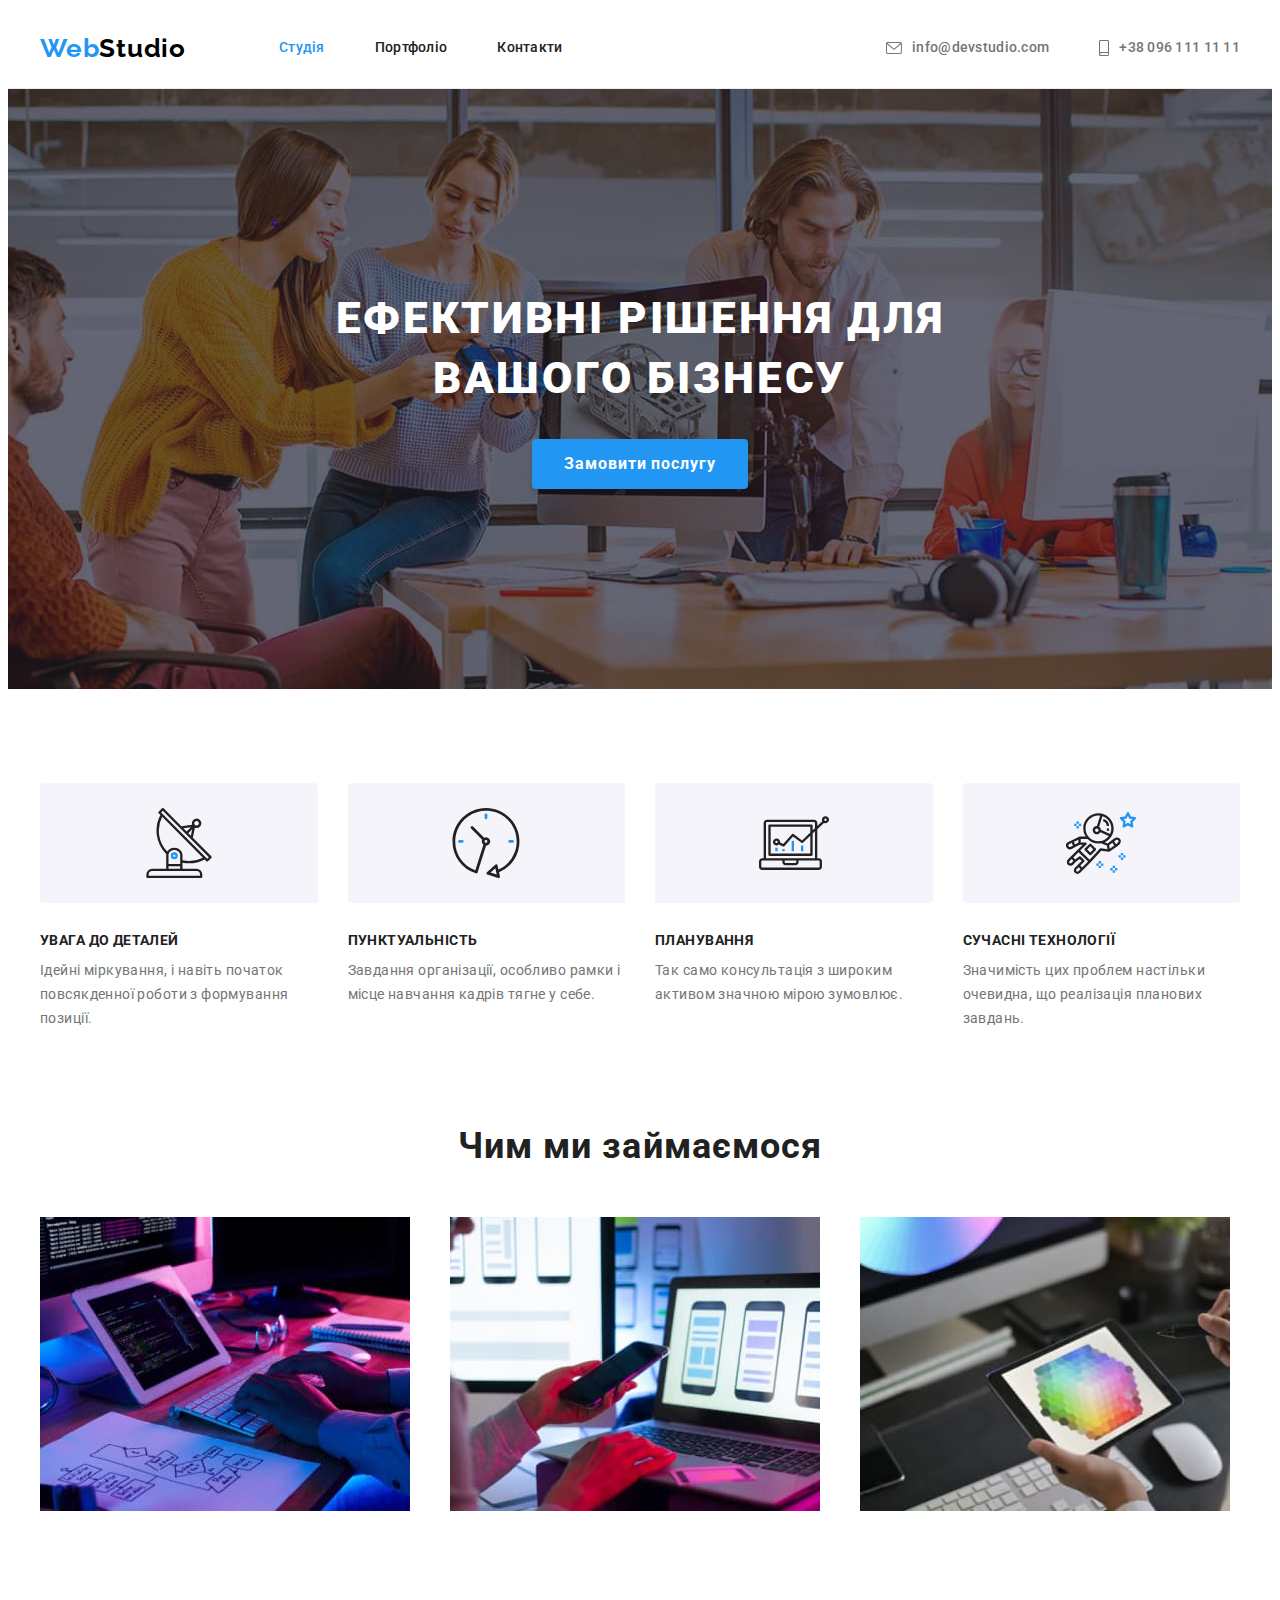
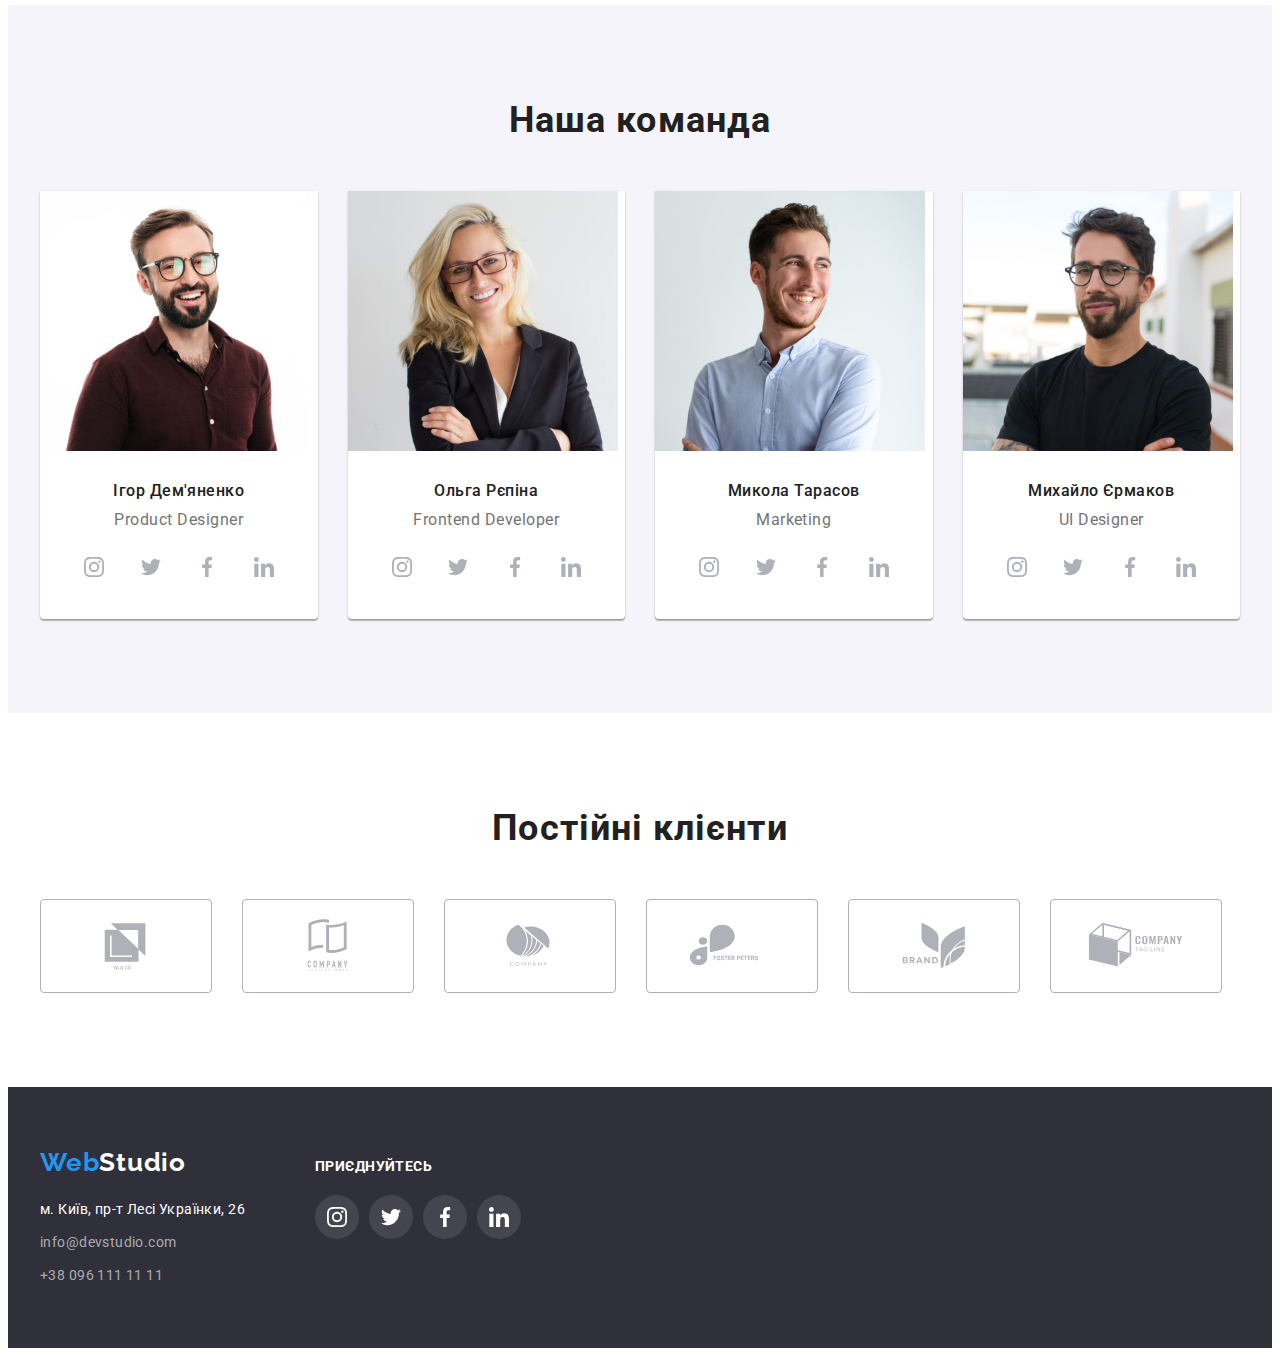
<file: index.html>
<!DOCTYPE html>
<html lang="uk">
  <head>
    <meta charset="UTF-8" />
    <meta http-equiv="X-UA-Compatible" content="IE=edge" />
    <meta name="viewport" content="width=device-width, initial-scale=1.0" />
    <title>Студія</title>
    <link rel="preconnect" href="https://fonts.googleapis.com" />
    <link rel="preconnect" href="https://fonts.gstatic.com" crossorigin />
    <link
      href="https://fonts.googleapis.com/css2?family=Raleway:wght@700&family=Roboto:wght@400;500;700;900&display=swap"
      rel="stylesheet" />

    <link
      rel="stylesheet"
      href="https://cdnjs.cloudflare.com/ajax/libs/modern-normalize/1.1.0/modern-normalize.min.css"
      integrity="sha512-wpPYUAdjBVSE4KJnH1VR1HeZfpl1ub8YT/NKx4PuQ5NmX2tKuGu6U/JRp5y+Y8XG2tV+wKQpNHVUX03MfMFn9Q=="
      crossorigin="anonymous"
      referrerpolicy="no-referrer" />

    <link rel="stylesheet" href="./css/styles.css" />
  </head>

  <body>
    <header class="page-header">
      <div class="container">
        <a href="./index.html" class="logo link-none"
          >Web<span class="logo-header">Studio</span></a
        >
        <nav class="navigation">
          <ul class="nav-list list-none">
            <li class="item">
              <a href="./index.html" class="current menu-link link-none"
                >Студія</a
              >
            </li>
            <li class="item">
              <a href="./portfolio.html" class="menu-link link-none"
                >Портфоліо</a
              >
            </li>
            <li class="item">
              <a href="" class="menu-link link-none">Контакти</a>
            </li>
          </ul>
        </nav>
        <ul class="list list-none">
          <li class="item">
            <a
              href="mailto:info@devstudio.com"
              class="header-address link-none">
              <svg class="header-svg" width="16" height="12">
                <use href="./images/icons.svg#icon-email"></use>
              </svg>
              info@devstudio.com</a
            >
          </li>
          <li class="item">
            <a href="tel:+380961111111" class="header-address link-none">
              <svg class="header-svg" width="10" height="16">
                <use href="./images/icons.svg#icon-smartphone"></use>
              </svg>
              +38 096 111 11 11</a
            >
          </li>
        </ul>
      </div>
    </header>
    <main class="all-background">
      <!--Hero-->
      <section class="hero">
        <div class="hero-background">
          <div class="container">
            <h1 class="hero-title">Ефективні рішення для вашого бізнесу</h1>
            <button type="button" class="btn">Замовити послугу</button>
          </div>
        </div>
      </section>
      <!--Advantages-->
      <section class="section padding-blank">
        <div class="container">
          <h2 class="subject visually-hidden">Переваги</h2>
          <ul class="adv-list list-none">
            <li class="item">
              <div class="adv-before">
                <svg width="70" height="70">
                  <use href="./images/icons.svg#icon-antenna"></use>
                </svg>
              </div>
              <h3 class="heading">УВАГА ДО ДЕТАЛЕЙ</h3>
              <p class="bs-txt">
                Ідейні міркування, і навіть початок повсякденної роботи з
                формування позиції.
              </p>
            </li>
            <li class="item">
              <div class="adv-before">
                <svg width="70" height="70">
                  <use href="./images/icons.svg#icon-clock"></use>
                </svg>
              </div>
              <h3 class="heading">ПУНКТУАЛЬНІСТЬ</h3>
              <p class="bs-txt">
                Завдання організації, особливо рамки і місце навчання кадрів
                тягне у себе.
              </p>
            </li>
            <li class="item">
              <div class="adv-before">
                <svg width="70" height="70">
                  <use href="./images/icons.svg#icon-diagram"></use>
                </svg>
              </div>
              <h3 class="heading">ПЛАНУВАННЯ</h3>
              <p class="bs-txt">
                Так само консультація з широким активом значною мірою зумовлює.
              </p>
            </li>
            <li class="item">
              <div class="adv-before">
                <svg width="70" height="70">
                  <use href="./images/icons.svg#icon-astronaut"></use>
                </svg>
              </div>
              <h3 class="heading">СУЧАСНІ ТЕХНОЛОГІЇ</h3>
              <p class="bs-txt">
                Значимість цих проблем настільки очевидна, що реалізація
                планових завдань.
              </p>
            </li>
          </ul>
        </div>
      </section>
      <!--What are we doing-->
      <section class="section">
        <div class="container">
          <h2 class="subject">Чим ми займаємося</h2>
          <ul class="do-list list-none">
            <li class="item">
              <img
                class="picture"
                src="./images/box1.jpg"
                alt="Розробка програм"
                width="370"
                height="294" />
            </li>
            <li class="item">
              <img
                class="picture"
                src="./images/box2.jpg"
                alt="Дизайн та верстка"
                width="370"
                height="294" />
            </li>
            <li class="item">
              <img
                class="picture"
                src="./images/box3.jpg"
                alt="Створення оригінальних стилів"
                width="370"
                height="294" />
            </li>
          </ul>
        </div>
      </section>
      <!--Our team-->
      <section class="section team">
        <div class="container">
          <h2 class="subject">Наша команда</h2>
          <ul class="team-list list-none">
            <li class="item">
              <img
                class="picture"
                src="./images/demianenko.jpg"
                alt="Дизайнер проекту Ігор Дем'яненко"
                width="270"
                height="260" />
              <div class="foto-conteiner">
                <h3 class="fio">Ігор Дем'яненко</h3>
                <p class="txt" lang="en">Product Designer</p>
                <ul class="soc-list list-none">
                  <li>
                    <a class="soc-link" href="">
                      <svg class="soc-svg">
                        <use href="./images/icons.svg#icon-instagram"></use>
                      </svg>
                    </a>
                  </li>
                  <li>
                    <a class="soc-link" href="">
                      <svg class="soc-svg">
                        <use href="./images/icons.svg#icon-twitter"></use>
                      </svg>
                    </a>
                  </li>
                  <li>
                    <a class="soc-link" href="">
                      <svg class="soc-svg">
                        <use href="./images/icons.svg#icon-facebook"></use>
                      </svg>
                    </a>
                  </li>
                  <li>
                    <a class="soc-link" href="">
                      <svg class="soc-svg">
                        <use href="./images/icons.svg#icon-linkedin"></use>
                      </svg>
                    </a>
                  </li>
                </ul>
              </div>
            </li>
            <li class="item">
              <img
                class="picture"
                src="./images/repina.jpg"
                alt="Розробник Ольга Рєпіна"
                width="270"
                height="260" />
              <div class="foto-conteiner">
                <h3 class="fio">Ольга Рєпіна</h3>
                <p class="txt" lang="en">Frontend Developer</p>
                <ul class="soc-list list-none">
                  <li>
                    <a class="soc-link" href="">
                      <svg class="soc-svg">
                        <use href="./images/icons.svg#icon-instagram"></use>
                      </svg>
                    </a>
                  </li>
                  <li>
                    <a class="soc-link" href="">
                      <svg class="soc-svg">
                        <use href="./images/icons.svg#icon-twitter"></use>
                      </svg>
                    </a>
                  </li>
                  <li>
                    <a class="soc-link" href="">
                      <svg class="soc-svg">
                        <use href="./images/icons.svg#icon-facebook"></use>
                      </svg>
                    </a>
                  </li>
                  <li>
                    <a class="soc-link" href="">
                      <svg class="soc-svg">
                        <use href="./images/icons.svg#icon-linkedin"></use>
                      </svg>
                    </a>
                  </li>
                </ul>
              </div>
            </li>
            <li class="item">
              <img
                class="picture"
                src="./images/tarasov.jpg"
                alt="Маркетолог Микола Тарасов"
                width="270"
                height="260" />
              <div class="foto-conteiner">
                <h3 class="fio">Микола Тарасов</h3>
                <p class="txt" lang="en">Marketing</p>
                <ul class="soc-list list-none">
                  <li>
                    <a class="soc-link" href="">
                      <svg class="soc-svg">
                        <use href="./images/icons.svg#icon-instagram"></use>
                      </svg>
                    </a>
                  </li>
                  <li>
                    <a class="soc-link" href="">
                      <svg class="soc-svg">
                        <use href="./images/icons.svg#icon-twitter"></use>
                      </svg>
                    </a>
                  </li>
                  <li>
                    <a class="soc-link" href="">
                      <svg class="soc-svg">
                        <use href="./images/icons.svg#icon-facebook"></use>
                      </svg>
                    </a>
                  </li>
                  <li>
                    <a class="soc-link" href="">
                      <svg class="soc-svg">
                        <use href="./images/icons.svg#icon-linkedin"></use>
                      </svg>
                    </a>
                  </li>
                </ul>
              </div>
            </li>
            <li class="item">
              <img
                class="picture"
                src="./images/ermakov.jpg"
                alt="Дизайнер інтерфейсу Михайло Єрмаков"
                width="270"
                height="260" />
              <div class="foto-conteiner">
                <h3 class="fio">Михайло Єрмаков</h3>
                <p class="txt" lang="en">UI Designer</p>
                <ul class="soc-list list-none">
                  <li>
                    <a class="soc-link" href="">
                      <svg class="soc-svg">
                        <use href="./images/icons.svg#icon-instagram"></use>
                      </svg>
                    </a>
                  </li>
                  <li>
                    <a class="soc-link" href="">
                      <svg class="soc-svg">
                        <use href="./images/icons.svg#icon-twitter"></use>
                      </svg>
                    </a>
                  </li>
                  <li>
                    <a class="soc-link" href="">
                      <svg class="soc-svg">
                        <use href="./images/icons.svg#icon-facebook"></use>
                      </svg>
                    </a>
                  </li>
                  <li>
                    <a class="soc-link" href="">
                      <svg class="soc-svg">
                        <use href="./images/icons.svg#icon-linkedin"></use>
                      </svg>
                    </a>
                  </li>
                </ul>
              </div>
            </li>
          </ul>
        </div>
      </section>
      <section class="section">
        <div class="container">
          <h2 class="subject">Постійні клієнти</h2>
          <ul class="clients-list list-none">
            <li class="client-item">
              <a class="client-link link-none" href=""
                ><svg class="client-svg" width="106" height="60">
                  <use href="./images/icons.svg#icon-cmp1"></use>
                </svg>
              </a>
            </li>
            <li class="client-item">
              <a class="client-link link-none" href=""
                ><svg class="client-svg" width="106" height="60">
                  <use href="./images/icons.svg#icon-cmp2"></use>
                </svg>
              </a>
            </li>
            <li class="client-item">
              <a class="client-link link-none" href=""
                ><svg class="client-svg" width="106" height="60">
                  <use href="./images/icons.svg#icon-cmp3"></use>
                </svg>
              </a>
            </li>
            <li class="client-item">
              <a class="client-link link-none" href=""
                ><svg class="client-svg" width="106" height="60">
                  <use href="./images/icons.svg#icon-cmp4"></use>
                </svg>
              </a>
            </li>
            <li class="client-item">
              <a class="client-link link-none" href=""
                ><svg class="client-svg" width="106" height="60">
                  <use href="./images/icons.svg#icon-cmp5"></use>
                </svg>
              </a>
            </li>
            <li class="client-item">
              <a class="client-link link-none" href=""
                ><svg class="client-svg" width="106" height="60">
                  <use href="./images/icons.svg#icon-cmp6"></use>
                </svg>
              </a>
            </li>
          </ul>
        </div>
      </section>
    </main>
    <footer class="page-footer">
      <div class="container">
        <div class="footer-info">
          <a href="./index.html" class="logo link-none"
            >Web<span class="logo-footer">Studio</span></a
          >
          <address>
            <p class="footer-text">м. Київ, пр-т Лесі Українки, 26</p>
            <ul class="list-none">
              <li class="item">
                <a
                  href="mailto:info@devstudio.com"
                  class="footer-link link-none"
                  >info@devstudio.com</a
                >
              </li>
              <li class="item">
                <a href="tel:+380961111111" class="footer-link link-none"
                  >+38 096 111 11 11</a
                >
              </li>
            </ul>
          </address>
        </div>
        <div class="connect">
          <p class="connect-title">Приєднуйтесь</p>
          <ul class="connect-list list-none">
            <li>
              <a class="soc-link connect-link link-none" href="">
                <svg class="soc-svg">
                  <use href="./images/icons.svg#icon-instagram"></use>
                </svg>
              </a>
            </li>
            <li>
              <a class="soc-link connect-link link-none" href="">
                <svg class="soc-svg">
                  <use href="./images/icons.svg#icon-twitter"></use>
                </svg>
              </a>
            </li>
            <li>
              <a class="soc-link connect-link link-none" href="">
                <svg class="soc-svg">
                  <use href="./images/icons.svg#icon-facebook"></use>
                </svg>
              </a>
            </li>
            <li>
              <a class="soc-link connect-link link-none" href="">
                <svg class="soc-svg">
                  <use href="./images/icons.svg#icon-linkedin"></use>
                </svg>
              </a>
            </li>
          </ul>
        </div>
      </div>
    </footer>
  </body>
</html>
</file>
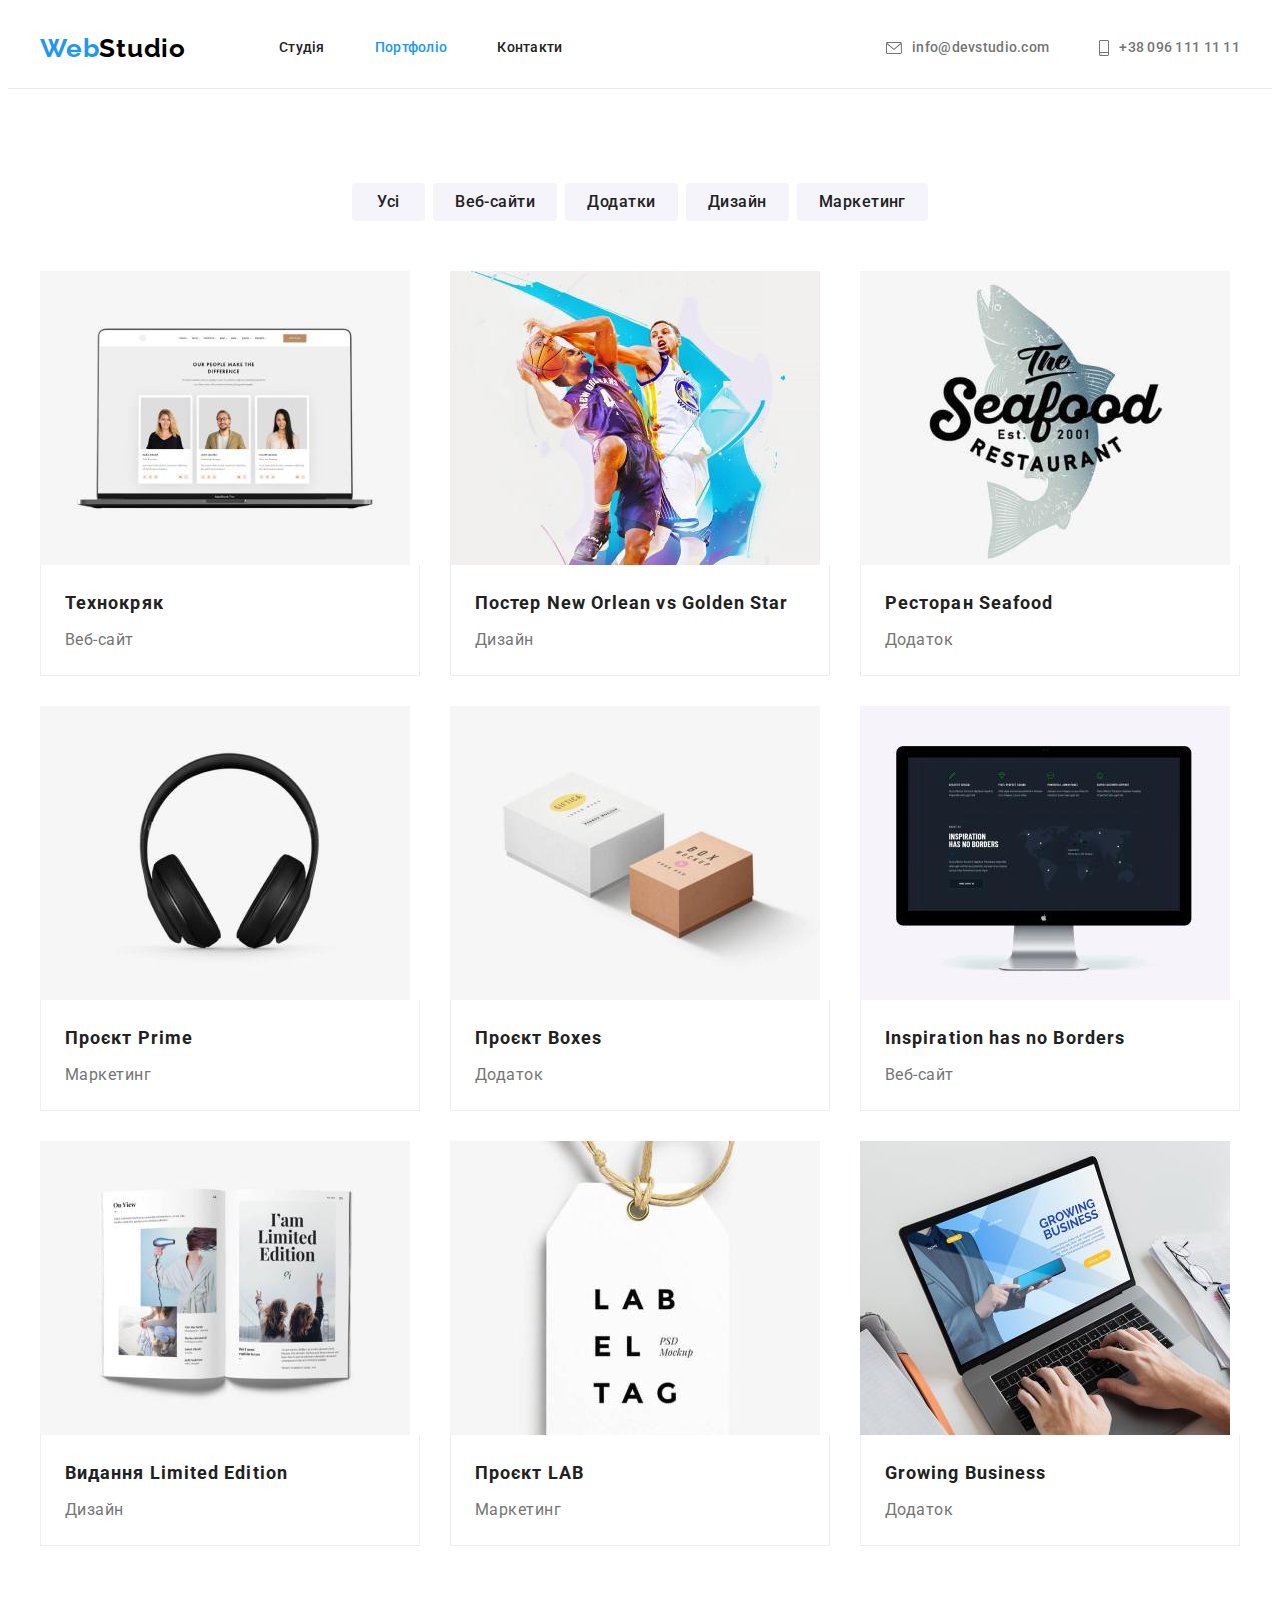
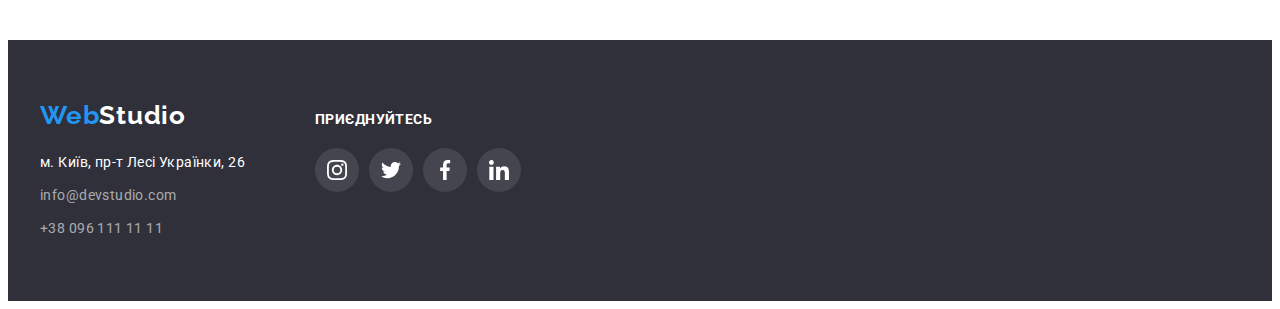
<file: portfolio.html>
<!DOCTYPE html>
<html lang="uk">
  <head>
    <meta charset="UTF-8" />
    <meta http-equiv="X-UA-Compatible" content="IE=edge" />
    <meta name="viewport" content="width=device-width, initial-scale=1.0" />
    <title>Портфоліо</title>
    <link rel="preconnect" href="https://fonts.googleapis.com" />
    <link rel="preconnect" href="https://fonts.gstatic.com" crossorigin />
    <link
      href="https://fonts.googleapis.com/css2?family=Raleway:wght@700&family=Roboto:wght@400;500;700;900&display=swap"
      rel="stylesheet" />

    <link
      rel="stylesheet"
      href="https://cdnjs.cloudflare.com/ajax/libs/modern-normalize/1.1.0/modern-normalize.min.css"
      integrity="sha512-wpPYUAdjBVSE4KJnH1VR1HeZfpl1ub8YT/NKx4PuQ5NmX2tKuGu6U/JRp5y+Y8XG2tV+wKQpNHVUX03MfMFn9Q=="
      crossorigin="anonymous"
      referrerpolicy="no-referrer" />

    <link rel="stylesheet" href="./css/styles.css" />
  </head>

  <body>
    <header class="page-header">
      <div class="container">
        <a href="./index.html" class="logo link-none"
          >Web<span class="logo-header">Studio</span></a
        >
        <nav class="navigation">
          <ul class="nav-list list-none">
            <li class="item">
              <a href="./index.html" class="menu-link link-none">Студія</a>
            </li>
            <li class="item">
              <a href="./portfolio.html" class="current menu-link link-none"
                >Портфоліо</a
              >
            </li>
            <li class="item">
              <a href="" class="menu-link link-none">Контакти</a>
            </li>
          </ul>
        </nav>
        <ul class="list list-none">
          <li class="item">
            <a
              href="mailto:info@devstudio.com"
              class="header-address link-none">
              <svg class="header-svg" width="16" height="12">
                <use href="./images/icons.svg#icon-email"></use>
              </svg>
              info@devstudio.com</a
            >
          </li>
          <li class="item">
            <a href="tel:+380961111111" class="header-address link-none">
              <svg class="header-svg" width="10" height="16">
                <use href="./images/icons.svg#icon-smartphone"></use>
              </svg>
              +38 096 111 11 11</a
            >
          </li>
        </ul>
      </div>
    </header>

    <main>
      <!-- Filter -->
      <section class="section">
        <div class="container">
          <h1 class="visually-hidden">Сторінка фільтрів</h1>
          <h2 class="visually-hidden">Фільтри</h2>
          <ul class="filter list-none">
            <li class="item">
              <button type="button" class="btn-portfolio">Усі</button>
            </li>
            <li class="item">
              <button type="button" class="btn-portfolio">Веб-сайти</button>
            </li>
            <li class="item">
              <button type="button" class="btn-portfolio">Додатки</button>
            </li>
            <li class="item">
              <button type="button" class="btn-portfolio">Дизайн</button>
            </li>
            <li class="item">
              <button type="button" class="btn-portfolio">Маркетинг</button>
            </li>
          </ul>
          <!-- </div>
        <div class="container"> -->
          <ul class="card-list list-none">
            <li class="item">
              <a href="" class="card-link link-none">
                <img
                  class="picture"
                  src="./images/pf-tech.jpg"
                  alt="Сайт вакансій"
                  width="370"
                  height="294" />
                <div class="card-footer">
                  <h3 class="card-caption">Технокряк</h3>
                  <p class="card-txt">Веб-сайт</p>
                </div>
              </a>
            </li>
            <li class="item">
              <a href="" class="card-link link-none">
                <img
                  class="picture"
                  src="./images/pf-orlean.jpg"
                  alt="Постер з зірками баскетболу"
                  width="370"
                  height="294" />
                <div class="card-footer">
                  <h3 class="card-caption">
                    Постер <span lang="en">New Orlean vs Golden Star</span>
                  </h3>
                  <p class="card-txt">Дизайн</p>
                </div>
              </a>
            </li>
            <li class="item">
              <a href="" class="card-link link-none">
                <img
                  class="picture"
                  src="./images/pf-seafood.jpg"
                  alt="Реклама ресторану морепродуктів"
                  width="370"
                  height="294" />
                <div class="card-footer">
                  <h3 class="card-caption">
                    Ресторан <span lang="en">Seafood</span>
                  </h3>
                  <p class="card-txt">Додаток</p>
                </div>
              </a>
            </li>
            <li class="item">
              <a href="" class="card-link link-none">
                <img
                  class="picture"
                  src="./images/pf-prime.jpg"
                  alt="Наушники"
                  width="370"
                  height="294" />
                <div class="card-footer">
                  <h3 class="card-caption">
                    Проєкт <span lang="en">Prime</span>
                  </h3>
                  <p class="card-txt">Маркетинг</p>
                </div>
              </a>
            </li>
            <li class="item">
              <a href="" class="card-link link-none">
                <img
                  class="picture"
                  src="./images/pf-boxes.jpg"
                  alt="Паперові коробки"
                  width="370"
                  height="294" />
                <div class="card-footer">
                  <h3 class="card-caption">
                    Проєкт <span lang="en">Boxes</span>
                  </h3>
                  <p class="card-txt">Додаток</p>
                </div>
              </a>
            </li>
            <li class="item">
              <a href="" class="card-link link-none">
                <img
                  class="picture"
                  src="./images/pf-borders.jpg"
                  alt="Сайт з мапою та маркерами на ній"
                  width="370"
                  height="294" />
                <div class="card-footer">
                  <h3 class="card-caption" lang="en">
                    Inspiration has no Borders
                  </h3>
                  <p class="card-txt">Веб-сайт</p>
                </div>
              </a>
            </li>
            <li class="item">
              <a href="" class="card-link link-none">
                <img
                  class="picture"
                  src="./images/pf-limited.jpg"
                  alt="Видання Лімітетд Едішн"
                  width="370"
                  height="294" />
                <div class="card-footer">
                  <h3 class="card-caption" lang="en">
                    Видання Limited Edition
                  </h3>
                  <p class="card-txt">Дизайн</p>
                </div>
              </a>
            </li>
            <li class="item">
              <a href="" class="card-link link-none">
                <img
                  class="picture"
                  src="./images/pf-lab.jpg"
                  alt="Бірка з написом ЛАБ ЕЛ ТАГ"
                  width="370"
                  height="294" />
                <div class="card-footer">
                  <h3 class="card-caption">
                    Проєкт <span lang="en">LAB</span>
                  </h3>
                  <p class="card-txt">Маркетинг</p>
                </div>
              </a>
            </li>
            <li class="item">
              <a href="" class="card-link link-none">
                <img
                  class="picture"
                  src="./images/pf-buisness.jpg"
                  alt="Реклама додатку Гровінг Бізнес"
                  width="370"
                  height="294" />
                <div class="card-footer">
                  <h3 class="card-caption" lang="en">Growing Business</h3>
                  <p class="card-txt">Додаток</p>
                </div>
              </a>
            </li>
          </ul>
        </div>
      </section>
    </main>
    <footer class="page-footer">
      <div class="container">
        <div class="footer-info">
          <a href="./index.html" class="logo link-none"
            >Web<span class="logo-footer">Studio</span></a
          >
          <address>
            <p class="footer-text">м. Київ, пр-т Лесі Українки, 26</p>
            <ul class="list-none">
              <li class="item">
                <a
                  href="mailto:info@devstudio.com"
                  class="footer-link link-none"
                  >info@devstudio.com</a
                >
              </li>
              <li class="item">
                <a href="tel:+380961111111" class="footer-link link-none"
                  >+38 096 111 11 11</a
                >
              </li>
            </ul>
          </address>
        </div>
        <div class="connect">
          <p class="connect-title">Приєднуйтесь</p>
          <ul class="connect-list list-none">
            <li>
              <a class="soc-link connect-link link-none" href="">
                <svg class="soc-svg">
                  <use href="./images/icons.svg#icon-instagram"></use>
                </svg>
              </a>
            </li>
            <li>
              <a class="soc-link connect-link link-none" href="">
                <svg class="soc-svg">
                  <use href="./images/icons.svg#icon-twitter"></use>
                </svg>
              </a>
            </li>
            <li>
              <a class="soc-link connect-link link-none" href="">
                <svg class="soc-svg">
                  <use href="./images/icons.svg#icon-facebook"></use>
                </svg>
              </a>
            </li>
            <li>
              <a class="soc-link connect-link link-none" href="">
                <svg class="soc-svg">
                  <use href="./images/icons.svg#icon-linkedin"></use>
                </svg>
              </a>
            </li>
          </ul>
        </div>
      </div>
    </footer>
  </body>
</html>
</file>
<file: css/styles.css>
:root {
  /* text color */
  --text-color: #757575;
  --text-title-color: #212121;
  --text-alternative-color: #2196f3;
  --text-secondary-alternative-color: #ffffff;
  /* logo color */
  --logo-first-color: #2196f3;
  --logo-secondary-color: #000000;
  --logo-alternative-color: #ffffff;
  /* button color */
  --btn-text-color: #212121;
  --btn-text-alternative-color: #ffffff;
  --btn-background-color: #f5f4fa;
  --btn-background-secondary-color: #2196f3;
  /* link color */
  --link-color: #212121;
  --link-secondary-color: #757575;
  --link-alternative-color: #2196f3;
  --link-secondary-alternative-color: rgba(255, 255, 255, 0.6);
  /* background color */
  --background-color: #ffffff;
  --background-hero-color: #c4c4c4;
  --background-hero-gradient: rgba(47, 48, 58, 0.4);
  --footer-background-color: #2f303a;
  --team-background-color: #f5f4fa;
  /* gap */
  --cart-gap: 30px;
  /* button */
  --button-border: 1 solid transparent;
  --button-radius: 4px;
  --button-shadow: 0px 3px 1px rgba(0, 0, 0, 0.1),
    0px 1px 2px rgba(0, 0, 0, 0.08), 0px 2px 2px rgba(0, 0, 0, 0.12);
  --button-hero-shadow: 0px 4px 4px rgba(0, 0, 0, 0.15);
  /* team */
  --team-shadow: 0px 1px 3px rgba(0, 0, 0, 0.12),
    0px 1px 1px rgba(0, 0, 0, 0.14), 0px 2px 1px rgba(0, 0, 0, 0.2);
  --team-radius: 0px 0px 4px 4px;
  /* card */
  --card-shadow: 0px 1px 1px rgba(0, 0, 0, 0.12),
    0px 4px 4px rgba(0, 0, 0, 0.06), 1px 4px 6px rgba(0, 0, 0, 0.16);
  /* svg */
  --start-svg-color: #afb1b8;
}

.list-none {
  list-style: none;
}

.bs-txt {
  line-height: 1.71;
  letter-spacing: 0.03em;
}

.link-none {
  text-decoration: none;
}

body {
  font-family: 'Roboto', sans-serif;
  font-size: 14px;

  color: var(--text-color);
  background-color: var(--background-color);
}

h1,
h2,
h3,
ul,
p {
  padding: 0;
  margin: 0;
}

.visually-hidden {
  position: absolute;
  width: 1px;
  height: 1px;
  margin: -1px;
  border: 0;
  padding: 0;
  white-space: nowrap;
  clip-path: inset(100%);
  clip: rect(0 0 0 0);
  overflow: hidden;
}

.picture {
  display: block;
  max-width: 100%;
  height: auto;
}

.container {
  width: 1200px;
  padding-left: 15px;
  padding-right: 15px;
  margin-left: auto;
  margin-right: auto;
}

/* Section Header */

.page-header {
  border-bottom: 1px solid #ececec;
}

.navigation {
  margin-left: 93px;
}

.nav-list {
  display: flex;
}

.page-header .list {
  display: flex;
  margin-left: auto;
  align-items: center;
}

.page-header .list > .item + .item {
  margin-left: 50px;
}

.page-header .container {
  display: flex;
  align-items: center;
}

.nav-list > .item {
  display: block;
}

.nav-list > .item + .item {
  margin-left: 50px;
}

.nav-list .menu-link {
  display: block;
  padding-top: 32px;
  padding-bottom: 32px;
}

.logo {
  font-family: 'Raleway', sans-serif;
  font-weight: 700;
  font-size: 26px;
  line-height: 1.19;
  letter-spacing: 0.03em;

  color: var(--logo-first-color);
}

.logo-header {
  color: var(--logo-secondary-color);
}

.logo-footer {
  color: var(--logo-alternative-color);
}

.menu-link {
  font-weight: 500;
  line-height: 1.14;
  letter-spacing: 0.02em;

  color: var(--link-color);
}

.menu-link:hover,
.menu-link:focus {
  color: var(--link-alternative-color);
}

.menu-link.current {
  color: var(--link-alternative-color);
}

.menu-link.current:hover,
.menu-link.current:focus {
  color: var(--link-color);
}

.header-address {
  display: flex;
  align-items: center;

  font-weight: 500;
  line-height: 1.14;
  letter-spacing: 0.02em;

  color: var(--link-secondary-color);

  padding-top: 32px;
  padding-bottom: 32px;
}

.header-address:hover,
.header-address:focus {
  color: var(--link-alternative-color);
}

.header-svg {
  margin-right: 10px;
  fill: currentColor;
}

.header-address:hover .header-svg,
.header-address:focus .header-svg {
  fill: var(--link-alternative-color);
}

/* Section body index.html */
.section {
  padding-top: 94px;
  padding-bottom: 94px;
}

.hero {
  background-color: var(--background-hero-color);
}

.hero-background {
  padding-top: 200px;
  padding-bottom: 200px;

  max-width: 1600px;
  margin: 0 auto;

  background-image: linear-gradient(
      to bottom,
      var(--background-hero-gradient),
      var(--background-hero-gradient)
    ),
    url('../images/hero.jpg');
  background-repeat: no-repeat;
  background-position: center;
}

.hero-title {
  max-width: 696px;
  margin: 0 auto 30px auto;

  font-weight: 900;
  font-size: 44px;
  line-height: 1.36;
  letter-spacing: 0.06em;
  text-align: center;
  text-transform: uppercase;

  color: var(--text-secondary-alternative-color);
}

.btn {
  cursor: pointer;

  font-family: inherit;
  font-weight: 700;
  font-size: 16px;
  line-height: 1.88;
  letter-spacing: 0.06em;
  text-align: center;

  color: var(--btn-text-alternative-color);
  background-color: var(--btn-background-secondary-color);

  border: var(--button-border);
  border-radius: var(--button-radius);
  box-shadow: var(--button-hero-shadow);

  display: block;
  margin: 0 auto;
  padding: 10px 32px;
}

.btn:hover,
.btn:focus {
  color: var(--btn-text-color);
  background-color: var(--btn-background-color);
}

.section.padding-blank {
  padding-bottom: 0;
}

.subject {
  margin-bottom: 50px;

  font-size: 36px;
  line-height: 1.17;
  text-align: center;
}

.heading {
  margin-bottom: 10px;

  font-size: 14px;
  line-height: 1.14;
  text-transform: uppercase;
}

.subject,
.heading {
  font-weight: 700;
  letter-spacing: 0.03em;
}

.team-list .link-none {
  display: block;
}

.foto-conteiner {
  padding: 30px 32px;
}

.fio {
  font-weight: 500;

  margin-bottom: 10px;
}

.fio,
.txt {
  font-size: 16px;
  line-height: 1.19;
  letter-spacing: 0.03em;
  text-align: center;
}

.foto-conteiner > .txt {
  margin-bottom: 16px;
}

.subject,
.heading,
.fio {
  color: var(--text-title-color);
}

.adv-list,
.do-list {
  display: flex;
  gap: var(--cart-gap);
}

.adv-list > .item {
  width: calc((100% - 3 * var(--cart-gap)) / 4);
}

.do-list > .item {
  width: calc((100% - 2 * var(--cart-gap)) / 3);
}

.adv-before {
  display: flex;
  height: 120px;
  margin-bottom: 30px;
  justify-content: center;
  align-items: center;

  background-color: var(--team-background-color);
  border-radius: 4px;
}

.team {
  background-color: var(--team-background-color);
}

.team-list {
  display: flex;
  gap: var(--cart-gap);
}

.team-list > .item {
  width: calc((100% - 3 * var(--cart-gap) / 4));
  background-color: var(--background-color);

  box-shadow: var(--team-shadow);
  border-radius: var(--team-radius);
}

.soc-list {
  display: flex;
  justify-content: space-between;
}

.soc-link {
  display: flex;
  width: 44px;
  height: 44px;
  border-radius: 50%;
  justify-content: center;
  align-items: center;
  text-decoration: none;
}

.soc-svg {
  display: block;
  width: 20px;
  height: 20px;
  fill: var(--start-svg-color);
}

.soc-link:hover,
.soc-link:focus {
  background-color: var(--link-alternative-color);
}

.soc-link:hover .soc-svg,
.soc-link:focus .soc-svg {
  fill: var(--background-color);
}

/* section Clients */

.clients-list {
  display: flex;
  gap: var(--cart-gap);
}

.client-link {
  display: flex;
  justify-content: center;
  align-items: center;
  width: 170px;
  height: 92px;
  border: 1px solid #afb1b8;
  border-radius: 4px;
  /* padding: 16px 32px; */
}

.client-svg {
  display: block;
  fill: #afb1b8;
}

.client-link:hover,
.client-link:focus {
  border-color: var(--link-alternative-color);
}

.client-link:hover .client-svg,
.client-link:focus .client-svg {
  fill: var(--link-alternative-color);
}
/* Section body portfolio.html */

.filter {
  display: flex;
  justify-content: center;

  margin-bottom: 50px;
}

.filter > .item + .item {
  margin-left: 8px;
}

.btn-portfolio {
  cursor: pointer;

  font-family: inherit;
  font-weight: 500;
  font-size: 16px;
  line-height: 1.62;
  letter-spacing: 0.03em;
  text-align: center;

  color: var(--btn-text-color);
  background-color: var(--btn-background-color);

  min-width: 73px;
  padding: 6px 22px;

  border: var(--button-border);
  border-radius: var(--button-radius);
}

.btn-portfolio:hover,
.btn-portfolio:focus {
  color: var(--btn-text-alternative-color);
  background-color: var(--btn-background-secondary-color);

  box-shadow: var(--button-shadow);
}

.card-list {
  display: flex;
  flex-wrap: wrap;
  gap: var(--cart-gap);
}

.card-list > .item {
  flex-basis: calc((100% - var(--cart-gap) * 2) / 3);
}

.card-list .link-none {
  display: block;
}

.card-footer {
  border-left: 1px solid #eeeeee;
  border-right: 1px solid #eeeeee;
  border-bottom: 1px solid #eeeeee;

  padding: 20px 24px;
}

.card-link:hover {
  box-shadow: var(--card-shadow);
}

.card-caption {
  font-weight: 700;
  font-size: 18px;
  line-height: 2;
  letter-spacing: 0.06em;
  color: var(--text-title-color);

  margin-bottom: 4px;
}

.card-txt {
  color: var(--text-color);
  font-size: 16px;
  line-height: 1.88;
  letter-spacing: 0.03em;
}

/* Section Footer */
.page-footer {
  padding-top: 60px;
  padding-bottom: 60px;

  background-color: var(--footer-background-color);
}

.page-footer > .container {
  display: flex;
}

.footer-info {
  margin-right: 70px;
}

.page-footer .logo {
  display: block;
  margin-bottom: 20px;
}

.footer-text {
  margin-bottom: 9px;

  font-style: normal;
  line-height: 1.71;
  letter-spacing: 0.03em;

  color: var(--text-secondary-alternative-color);
}

.page-footer .item:not(:last-child) {
  margin-bottom: 9px;
}

.footer-link {
  display: block;

  font-style: normal;
  line-height: 1.71;
  letter-spacing: 0.03em;

  color: var(--link-secondary-alternative-color);
}

.footer-link:hover,
.footer-link:focus {
  color: var(--link-alternative-color);
}

.connect {
  width: 206px;
  padding-top: 12px;
}

.connect-title {
  font-weight: 700;
  letter-spacing: 0.03em;
  line-height: 1.14;
  color: var(--text-secondary-alternative-color);
  text-transform: uppercase;
  margin-bottom: 20px;
}

.connect-list {
  display: flex;
  gap: 10px;
}

.connect-link {
  background-color: rgba(255, 255, 255, 0.1);
}

.connect-list .soc-svg {
  fill: var(--background-color);
}
</file>
